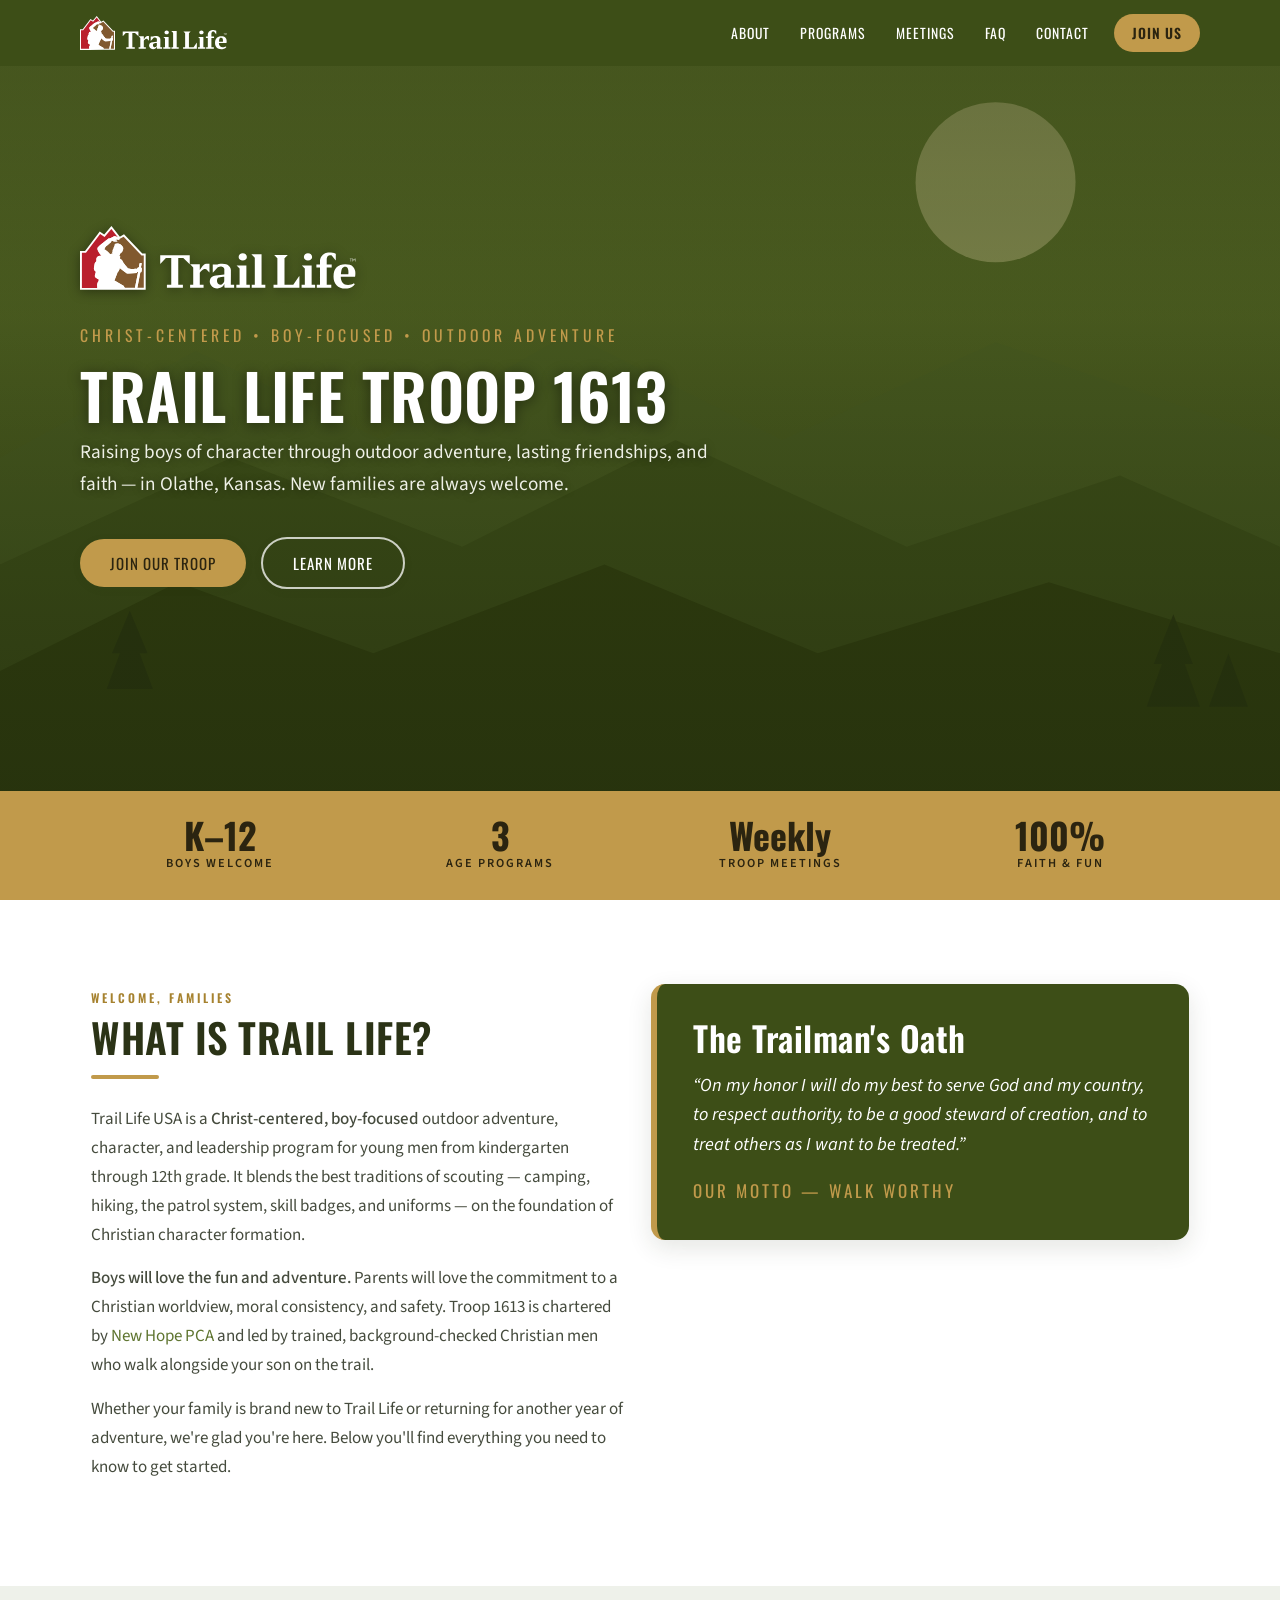
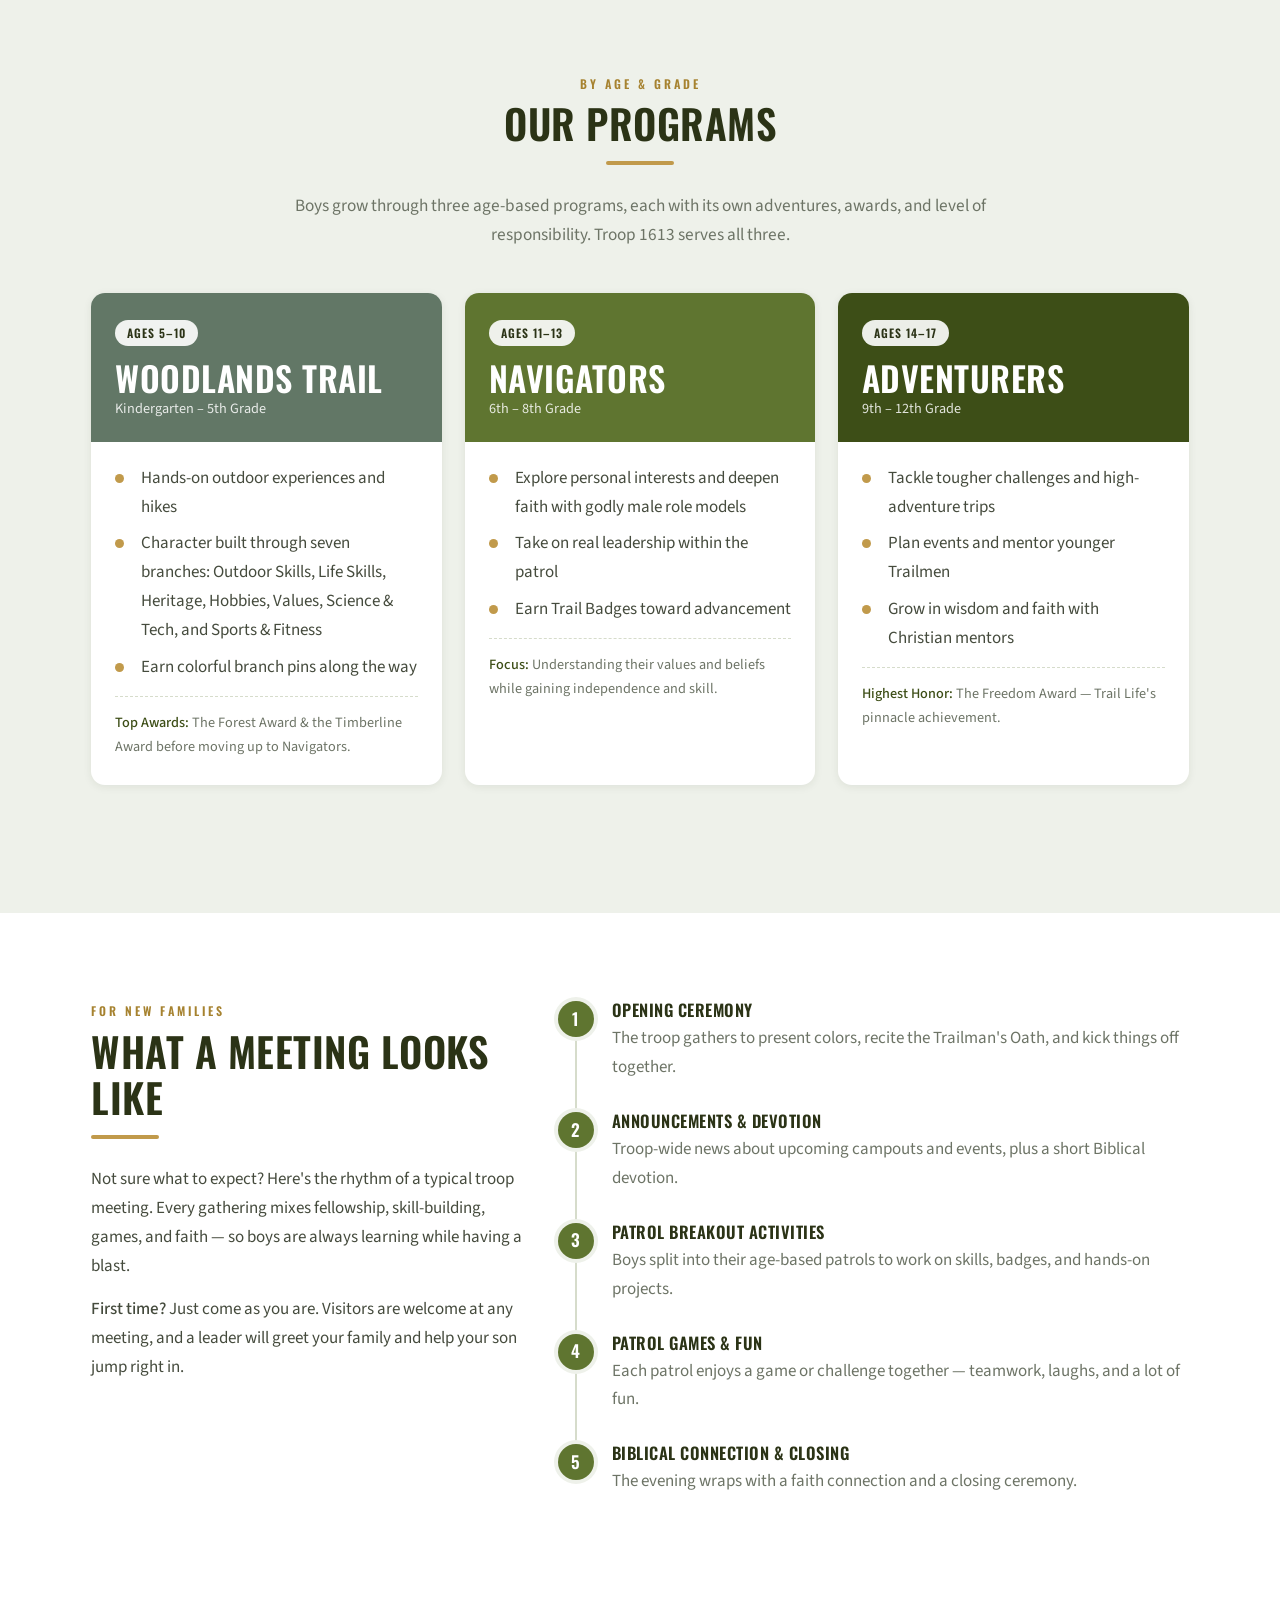
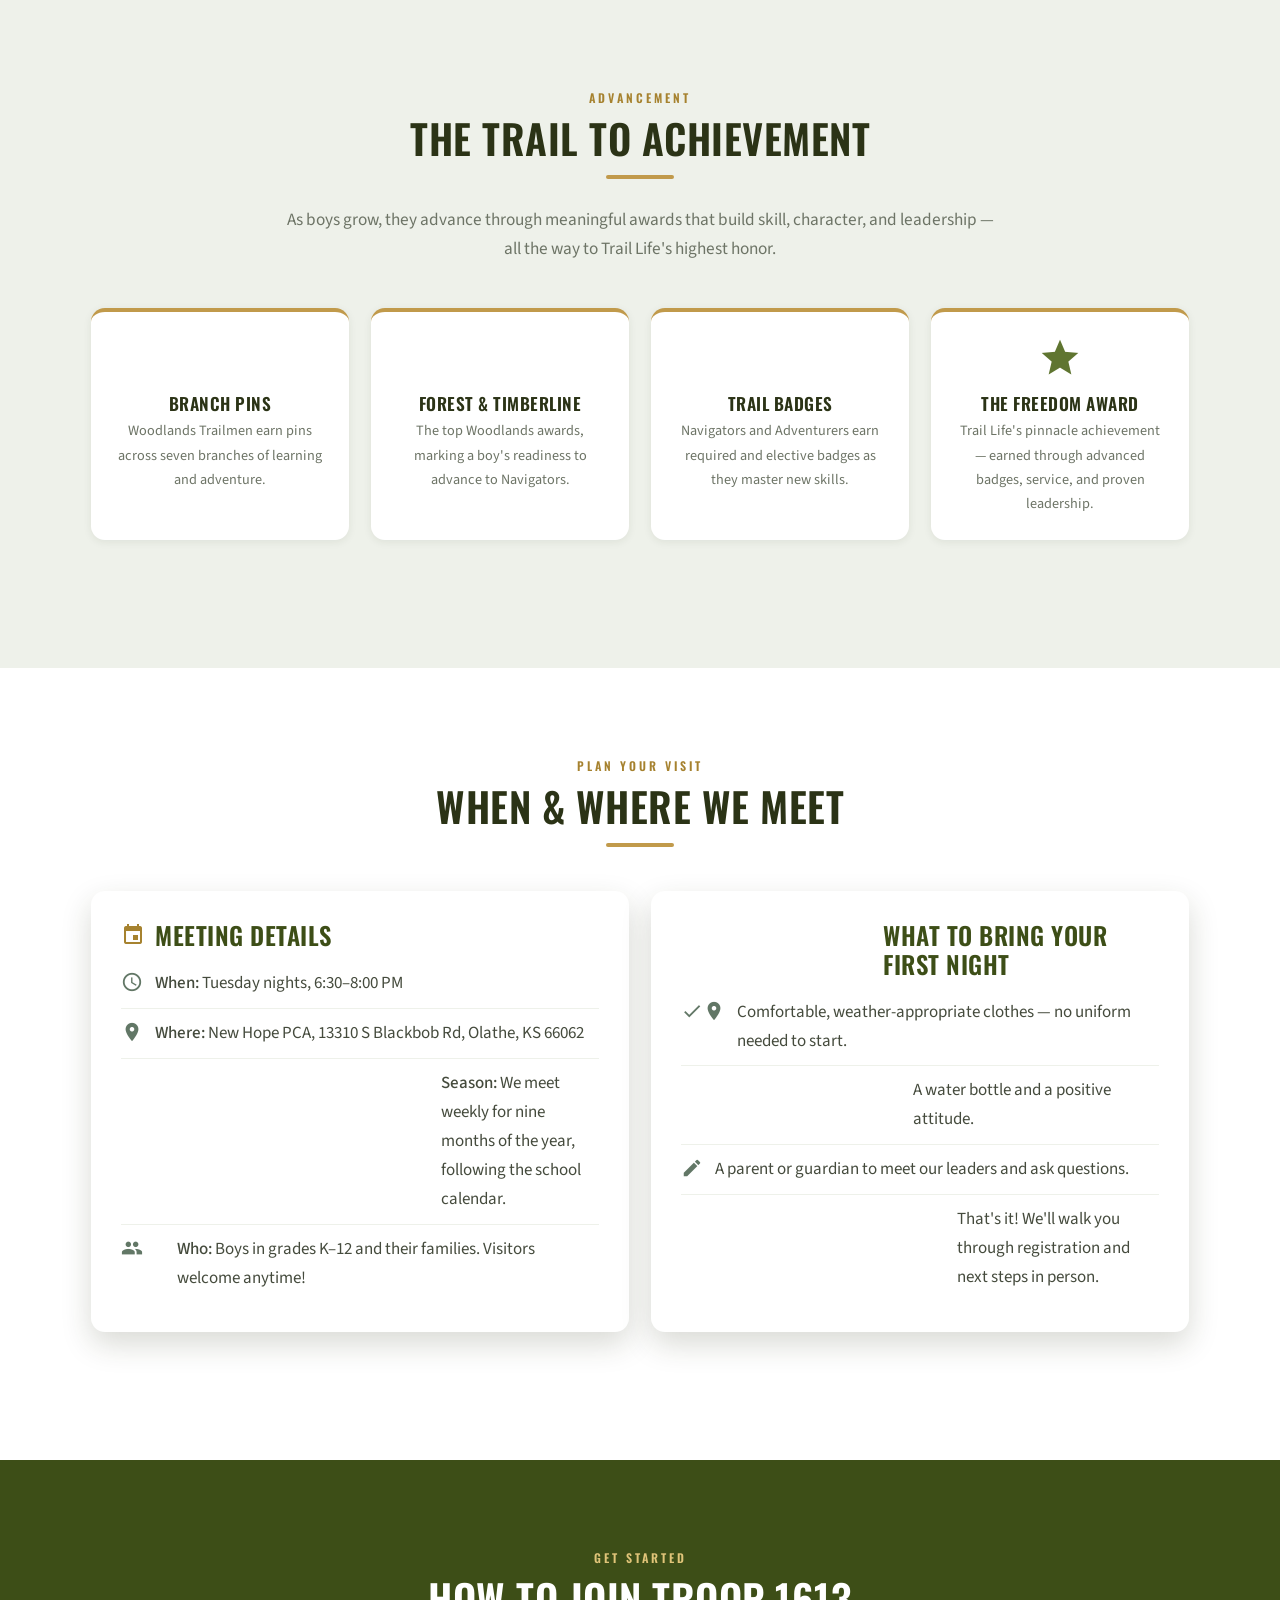
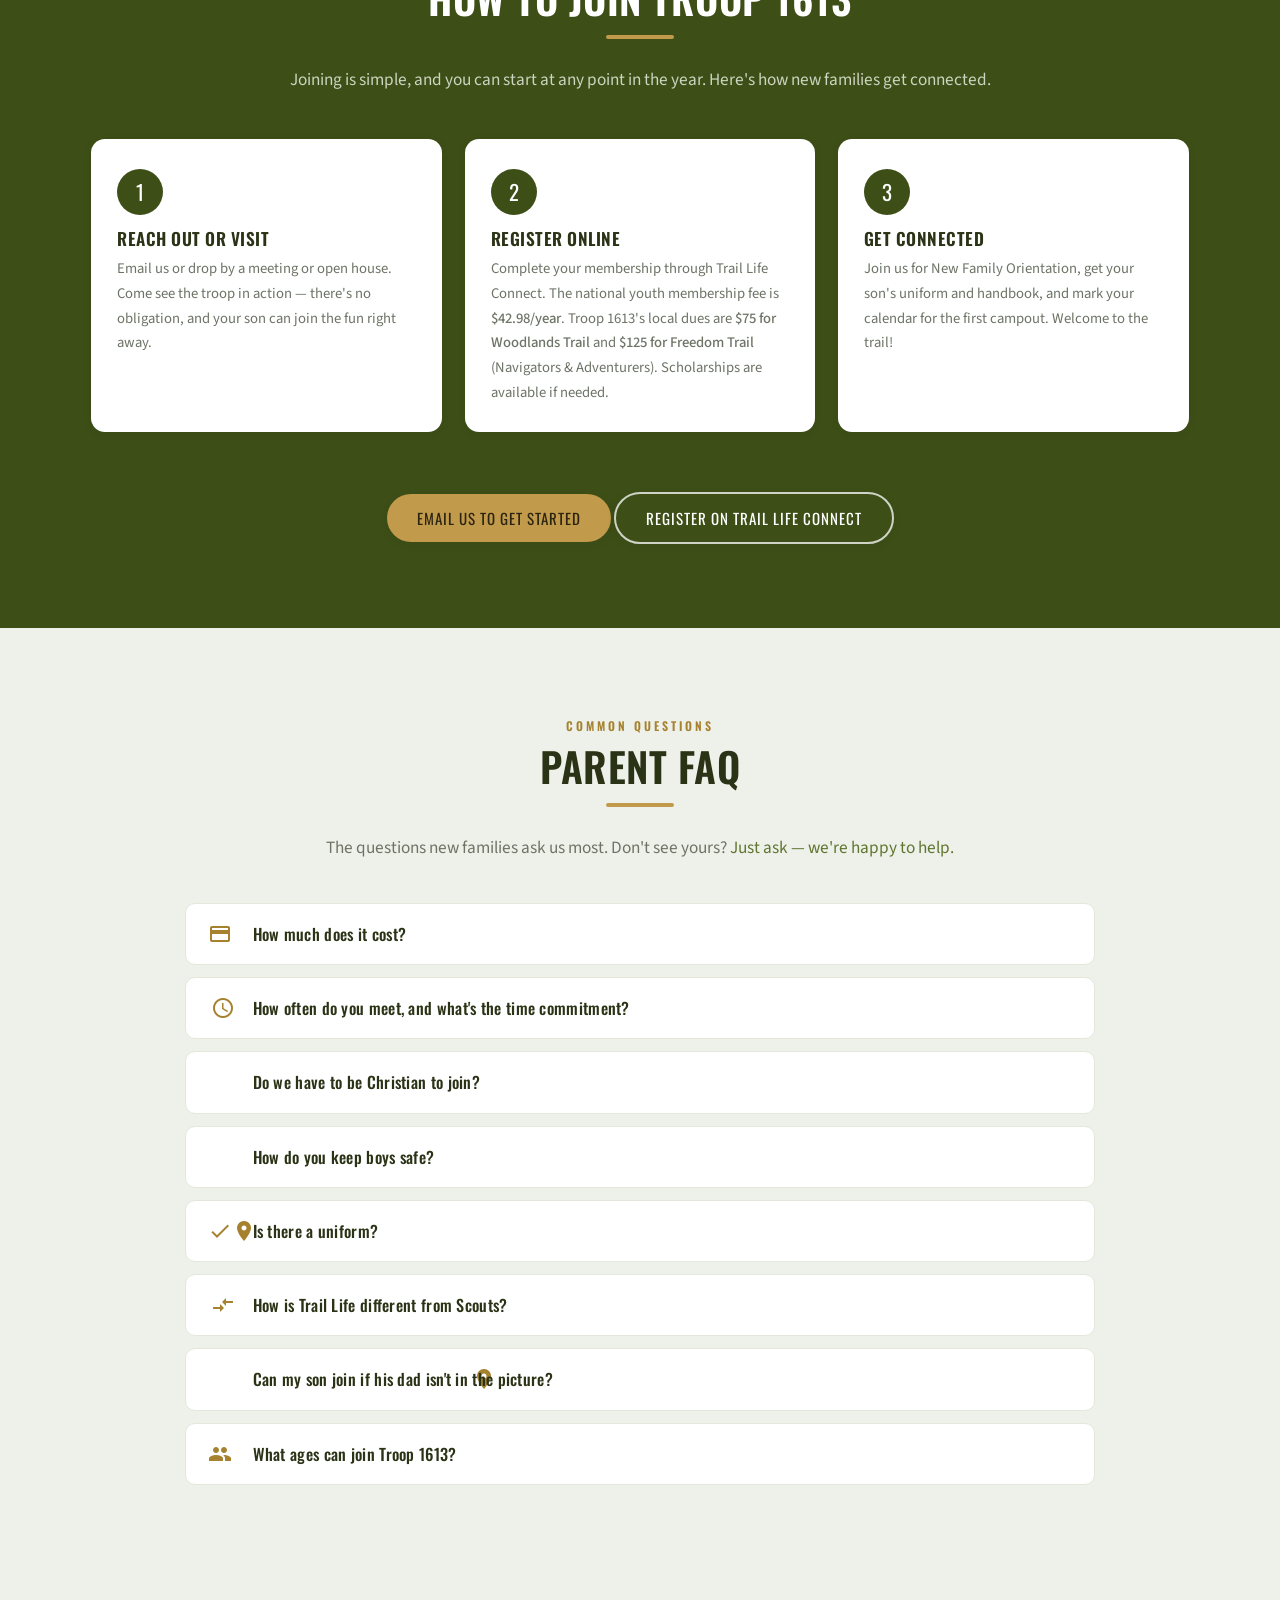
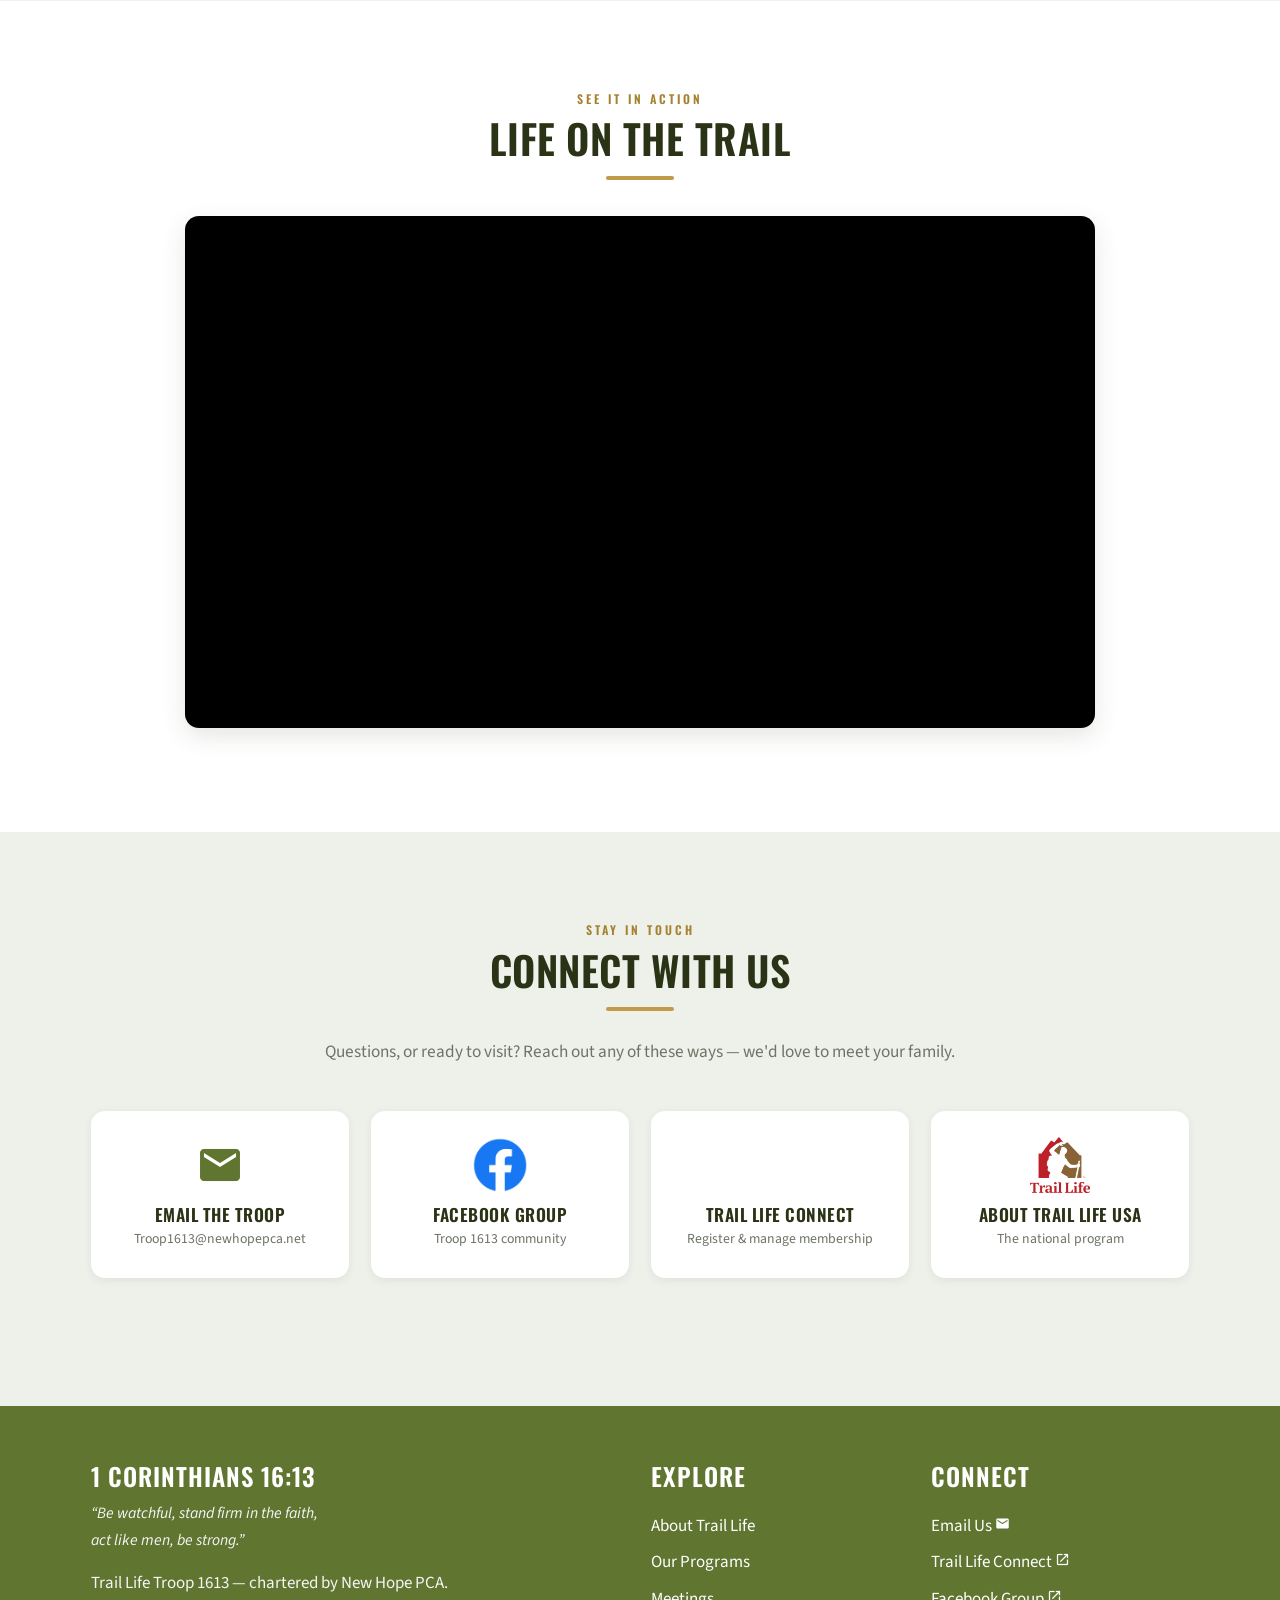
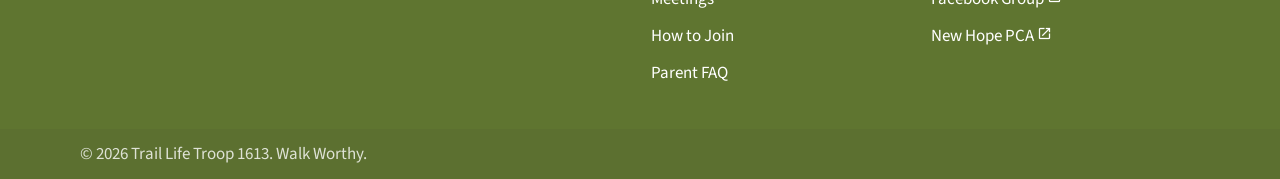
<file: index.html>
<!DOCTYPE html>
<html lang="en">
<head>
  <meta http-equiv="Content-Type" content="text/html; charset=UTF-8"/>
  <meta name="viewport" content="width=device-width, initial-scale=1.0"/>
  <title>Trail Life Troop 1613 | Christ-Centered Outdoor Adventure for Boys</title>
  <meta name="description" content="Trail Life Troop 1613 in Olathe, Kansas — a Christ-centered, boy-focused outdoor adventure, character, and leadership program for boys in kindergarten through 12th grade. New families welcome!"/>
  <link rel="icon" href="img/cropped-trail-life-usa-logo-footer-32x32.ico" sizes="32x32">

  <!-- Fonts -->
  <link rel="preconnect" href="https://fonts.googleapis.com">
  <link rel="preconnect" href="https://fonts.gstatic.com" crossorigin>
  <link href="https://fonts.googleapis.com/css2?family=Oswald:wght@400;500;600;700&family=Source+Sans+3:ital,wght@0,400;0,600;0,700;1,400&display=swap" rel="stylesheet">
  <link href="https://fonts.googleapis.com/icon?family=Material+Icons" rel="stylesheet">

  <!-- CSS -->
  <link href="css/materialize.css" type="text/css" rel="stylesheet" media="screen,projection"/>
  <!-- bump ?v= on every deploy so phones/CDN fetch the new file instead of a cached copy -->
  <link href="css/style.css?v=20260825b" type="text/css" rel="stylesheet" media="screen,projection"/>
</head>
<body>

  <!-- ============================================================ NAV -->
  <nav class="site-nav z-depth-0" role="navigation">
    <div class="nav-wrapper container">
      <a id="logo-container" href="#top" class="brand-logo">
        <img src="img/traillife-logo.svg" alt="Trail Life Troop 1613">
      </a>
      <ul class="right hide-on-med-and-down">
        <li><a href="#about">About</a></li>
        <li><a href="#programs">Programs</a></li>
        <li><a href="#meetings">Meetings</a></li>
        <li><a href="#faq">FAQ</a></li>
        <li><a href="#connect">Contact</a></li>
        <li><a href="#join" class="nav-join">Join Us</a></li>
      </ul>
      <a href="#" data-target="nav-mobile" class="sidenav-trigger"><i class="material-icons">menu</i></a>
    </div>
  </nav>

  <!-- Sidenav must live OUTSIDE <nav>: the fixed nav's z-index creates a
       stacking context that would trap this below Materialize's overlay,
       making the menu look dimmed and swallowing taps on its links. -->
  <ul id="nav-mobile" class="sidenav">
    <li><a href="#about">About</a></li>
    <li><a href="#programs">Programs</a></li>
    <li><a href="#meetings">Meetings</a></li>
    <li><a href="#awards">Advancement</a></li>
    <li><a href="#join">How to Join</a></li>
    <li><a href="#faq">FAQ</a></li>
    <li><a href="#connect">Contact</a></li>
  </ul>

  <!-- ============================================================ HERO -->
  <div class="landing">
  <header class="hero" id="top">
    <div class="hero__scene" aria-hidden="true">
      <svg viewBox="0 0 1440 900" preserveAspectRatio="xMidYMid slice" xmlns="http://www.w3.org/2000/svg">
        <defs>
          <linearGradient id="sky" x1="0" y1="0" x2="0" y2="1">
            <stop offset="0" stop-color="#5a6d28"/>
            <stop offset="1" stop-color="#3d4e17"/>
          </linearGradient>
        </defs>
        <rect width="1440" height="900" fill="url(#sky)"/>
        <circle cx="1120" cy="210" r="90" fill="#e8d9a8" opacity="0.35"/>
        <!-- distant ridge -->
        <path d="M0 520 L220 400 L430 500 L640 380 L880 500 L1120 390 L1440 500 L1440 900 L0 900 Z" fill="#4a5d23" opacity="0.55"/>
        <!-- mid ridge -->
        <path d="M0 640 L260 520 L520 620 L760 500 L1020 620 L1260 540 L1440 620 L1440 900 L0 900 Z" fill="#3d4e17" opacity="0.75"/>
        <!-- near ridge -->
        <path d="M0 760 L200 660 L420 740 L680 640 L920 740 L1180 660 L1440 740 L1440 900 L0 900 Z" fill="#33410f"/>
        <!-- pine trees -->
        <g fill="#2a3610" opacity="0.9">
          <path d="M120 780 l26 -70 l26 70 z M126 740 l20 -48 l20 48 z"/>
          <path d="M1290 800 l30 -84 l30 84 z M1298 752 l22 -56 l22 56 z"/>
          <path d="M1360 800 l22 -60 l22 60 z"/>
        </g>
      </svg>
    </div>
    <div class="hero__overlay" aria-hidden="true"></div>
    <div class="container">
      <img class="hero__logo" src="img/traillife-logo.svg" alt="Trail Life USA">
      <p class="hero__kicker">Christ-Centered &bull; Boy-Focused &bull; Outdoor Adventure</p>
      <h1>Trail Life Troop 1613</h1>
      <p class="hero__sub">Raising boys of character through outdoor adventure, lasting friendships, and faith &mdash; in Olathe, Kansas. New families are always welcome.</p>
      <div class="hero__cta">
        <a href="#join" class="btn btn-lg btn-gold waves-effect">Join Our Troop</a>
        <a href="#about" class="btn btn-lg btn-outline-light waves-effect">Learn More</a>
      </div>
    </div>
  </header>

  <!-- ==================================================== VALUES STRIP -->
  <div class="values-strip">
    <div class="container">
      <div class="row mb-0">
        <div class="col s6 m3"><div class="val-num">K&ndash;12</div><div class="val-label">Boys Welcome</div></div>
        <div class="col s6 m3"><div class="val-num">3</div><div class="val-label">Age Programs</div></div>
        <div class="col s6 m3"><div class="val-num">Weekly</div><div class="val-label">Troop Meetings</div></div>
        <div class="col s6 m3"><div class="val-num">100%</div><div class="val-label">Faith &amp; Fun</div></div>
      </div>
    </div>
  </div>
  </div><!-- /.landing -->


  <!-- ============================================================ ABOUT -->
  <section class="section-pad bg-white" id="about">
    <div class="container">
      <div class="row" style="align-items:center;">
        <div class="col s12 m6">
          <span class="eyebrow">Welcome, Families</span>
          <h2 class="section-title">What Is Trail Life?</h2>
          <hr class="divider-rule">
          <p>Trail Life USA is a <strong>Christ-centered, boy-focused</strong> outdoor adventure, character, and leadership program for young men from kindergarten through 12th grade. It blends the best traditions of scouting &mdash; camping, hiking, the patrol system, skill badges, and uniforms &mdash; on the foundation of Christian character formation.</p>
          <p><strong>Boys will love the fun and adventure.</strong> Parents will love the commitment to a Christian worldview, moral consistency, and safety. Troop 1613 is chartered by <a href="https://www.newhopepca.net/" target="_blank" rel="noopener">New Hope PCA</a> and led by trained, background-checked Christian men who walk alongside your son on the trail.</p>
          <p class="mb-0">Whether your family is brand new to Trail Life or returning for another year of adventure, we're glad you're here. Below you'll find everything you need to know to get started.</p>
        </div>
        <div class="col s12 m6">
          <div class="oath-card">
            <h4>The Trailman's Oath</h4>
            <p class="oath-text">&ldquo;On my honor I will do my best to serve God and my country, to respect authority, to be a good steward of creation, and to treat others as I want to be treated.&rdquo;</p>
            <div class="motto">Our Motto &mdash; Walk Worthy</div>
          </div>
        </div>
      </div>
    </div>
  </section>

  <!-- ========================================================= PROGRAMS -->
  <section class="section-pad bg-soft" id="programs">
    <div class="container">
      <div class="center" style="margin-bottom:44px;">
        <span class="eyebrow">By Age &amp; Grade</span>
        <h2 class="section-title">Our Programs</h2>
        <hr class="divider-rule">
        <p class="section-lead center-block">Boys grow through three age-based programs, each with its own adventures, awards, and level of responsibility. Troop 1613 serves all three.</p>
      </div>
      <div class="row">
        <!-- Woodlands -->
        <div class="col s12 m4">
          <div class="prog-card prog-card--wood">
            <div class="prog-card__top">
              <span class="prog-card__age">Ages 5&ndash;10</span>
              <h4>Woodlands Trail</h4>
              <div class="grades">Kindergarten &ndash; 5th Grade</div>
            </div>
            <div class="prog-card__body">
              <ul>
                <li>Hands-on outdoor experiences and hikes</li>
                <li>Character built through seven branches: Outdoor Skills, Life Skills, Heritage, Hobbies, Values, Science &amp; Tech, and Sports &amp; Fitness</li>
                <li>Earn colorful branch pins along the way</li>
              </ul>
              <div class="prog-card__award"><strong>Top Awards:</strong> The Forest Award &amp; the Timberline Award before moving up to Navigators.</div>
            </div>
          </div>
        </div>
        <!-- Navigators -->
        <div class="col s12 m4">
          <div class="prog-card prog-card--nav">
            <div class="prog-card__top">
              <span class="prog-card__age">Ages 11&ndash;13</span>
              <h4>Navigators</h4>
              <div class="grades">6th &ndash; 8th Grade</div>
            </div>
            <div class="prog-card__body">
              <ul>
                <li>Explore personal interests and deepen faith with godly male role models</li>
                <li>Take on real leadership within the patrol</li>
                <li>Earn Trail Badges toward advancement</li>
              </ul>
              <div class="prog-card__award"><strong>Focus:</strong> Understanding their values and beliefs while gaining independence and skill.</div>
            </div>
          </div>
        </div>
        <!-- Adventurers -->
        <div class="col s12 m4">
          <div class="prog-card prog-card--adv">
            <div class="prog-card__top">
              <span class="prog-card__age">Ages 14&ndash;17</span>
              <h4>Adventurers</h4>
              <div class="grades">9th &ndash; 12th Grade</div>
            </div>
            <div class="prog-card__body">
              <ul>
                <li>Tackle tougher challenges and high-adventure trips</li>
                <li>Plan events and mentor younger Trailmen</li>
                <li>Grow in wisdom and faith with Christian mentors</li>
              </ul>
              <div class="prog-card__award"><strong>Highest Honor:</strong> The Freedom Award &mdash; Trail Life's pinnacle achievement.</div>
            </div>
          </div>
        </div>
      </div>
    </div>
  </section>

  <!-- ================================================== TYPICAL MEETING -->
  <section class="section-pad bg-white" id="expect">
    <div class="container">
      <div class="row" style="align-items:center;">
        <div class="col s12 m5">
          <span class="eyebrow">For New Families</span>
          <h2 class="section-title">What a Meeting Looks Like</h2>
          <hr class="divider-rule">
          <p>Not sure what to expect? Here's the rhythm of a typical troop meeting. Every gathering mixes fellowship, skill-building, games, and faith &mdash; so boys are always learning while having a blast.</p>
          <p class="mb-0"><strong>First time?</strong> Just come as you are. Visitors are welcome at any meeting, and a leader will greet your family and help your son jump right in.</p>
        </div>
        <div class="col s12 m7">
          <ul class="timeline">
            <li>
              <span class="dot">1</span>
              <h6>Opening Ceremony</h6>
              <p>The troop gathers to present colors, recite the Trailman's Oath, and kick things off together.</p>
            </li>
            <li>
              <span class="dot">2</span>
              <h6>Announcements &amp; Devotion</h6>
              <p>Troop-wide news about upcoming campouts and events, plus a short Biblical devotion.</p>
            </li>
            <li>
              <span class="dot">3</span>
              <h6>Patrol Breakout Activities</h6>
              <p>Boys split into their age-based patrols to work on skills, badges, and hands-on projects.</p>
            </li>
            <li>
              <span class="dot">4</span>
              <h6>Patrol Games &amp; Fun</h6>
              <p>Each patrol enjoys a game or challenge together &mdash; teamwork, laughs, and a lot of fun.</p>
            </li>
            <li>
              <span class="dot">5</span>
              <h6>Biblical Connection &amp; Closing</h6>
              <p>The evening wraps with a faith connection and a closing ceremony.</p>
            </li>
          </ul>
        </div>
      </div>
    </div>
  </section>

  <!-- ========================================================= AWARDS -->
  <section class="section-pad bg-soft" id="awards">
    <div class="container">
      <div class="center" style="margin-bottom:44px;">
        <span class="eyebrow">Advancement</span>
        <h2 class="section-title">The Trail to Achievement</h2>
        <hr class="divider-rule">
        <p class="section-lead center-block">As boys grow, they advance through meaningful awards that build skill, character, and leadership &mdash; all the way to Trail Life's highest honor.</p>
      </div>
      <div class="row">
        <div class="col s12 m3">
          <div class="award-step">
            <i class="material-icons">emoji_events</i>
            <h6>Branch Pins</h6>
            <p>Woodlands Trailmen earn pins across seven branches of learning and adventure.</p>
          </div>
        </div>
        <div class="col s12 m3">
          <div class="award-step">
            <i class="material-icons">park</i>
            <h6>Forest &amp; Timberline</h6>
            <p>The top Woodlands awards, marking a boy's readiness to advance to Navigators.</p>
          </div>
        </div>
        <div class="col s12 m3">
          <div class="award-step">
            <i class="material-icons">military_tech</i>
            <h6>Trail Badges</h6>
            <p>Navigators and Adventurers earn required and elective badges as they master new skills.</p>
          </div>
        </div>
        <div class="col s12 m3">
          <div class="award-step">
            <i class="material-icons">star</i>
            <h6>The Freedom Award</h6>
            <p>Trail Life's pinnacle achievement &mdash; earned through advanced badges, service, and proven leadership.</p>
          </div>
        </div>
      </div>
    </div>
  </section>

  <!-- ==================================================== MEETINGS INFO -->
  <section class="section-pad bg-white" id="meetings">
    <div class="container">
      <div class="center" style="margin-bottom:44px;">
        <span class="eyebrow">Plan Your Visit</span>
        <h2 class="section-title">When &amp; Where We Meet</h2>
        <hr class="divider-rule">
      </div>
      <div class="row">
        <div class="col s12 m6">
          <div class="info-card">
            <h5><i class="material-icons">event</i> Meeting Details</h5>
            <ul class="info-list">
              <li><i class="material-icons">schedule</i><span><strong>When:</strong> Tuesday nights, 6:30&ndash;8:00 PM</span></li>
              <li><i class="material-icons">place</i><span><strong>Where:</strong> New Hope PCA, 13310 S Blackbob Rd, Olathe, KS 66062</span></li>
              <li><i class="material-icons">calendar_month</i><span><strong>Season:</strong> We meet weekly for nine months of the year, following the school calendar.</span></li>
              <li><i class="material-icons">groups</i><span><strong>Who:</strong> Boys in grades K&ndash;12 and their families. Visitors welcome anytime!</span></li>
            </ul>
          </div>
        </div>
        <div class="col s12 m6">
          <div class="info-card">
            <h5><i class="material-icons">backpack</i> What to Bring Your First Night</h5>
            <ul class="info-list">
              <li><i class="material-icons">checkroom</i><span>Comfortable, weather-appropriate clothes &mdash; no uniform needed to start.</span></li>
              <li><i class="material-icons">water_drop</i><span>A water bottle and a positive attitude.</span></li>
              <li><i class="material-icons">edit</i><span>A parent or guardian to meet our leaders and ask questions.</span></li>
              <li><i class="material-icons">contact_page</i><span>That's it! We'll walk you through registration and next steps in person.</span></li>
            </ul>
          </div>
        </div>
      </div>
    </div>
  </section>

  <!-- =========================================================== JOIN -->
  <section class="section-pad bg-dark" id="join">
    <div class="container">
      <div class="center" style="margin-bottom:44px;">
        <span class="eyebrow" style="color:#e0c479;">Get Started</span>
        <h2 class="section-title">How to Join Troop 1613</h2>
        <hr class="divider-rule center-block">
        <p class="section-lead center-block" style="color:#cdd4bf;">Joining is simple, and you can start at any point in the year. Here's how new families get connected.</p>
      </div>
      <div class="row">
        <div class="col s12 m4">
          <div class="join-step">
            <div class="num">1</div>
            <h6>Reach Out or Visit</h6>
            <p>Email us or drop by a meeting or open house. Come see the troop in action &mdash; there's no obligation, and your son can join the fun right away.</p>
          </div>
        </div>
        <div class="col s12 m4">
          <div class="join-step">
            <div class="num">2</div>
            <h6>Register Online</h6>
            <p>Complete your membership through Trail Life Connect. The national youth membership fee is <strong>$42.98/year</strong>. Troop 1613's local dues are <strong>$75 for Woodlands Trail</strong> and <strong>$125 for Freedom Trail</strong> (Navigators &amp; Adventurers). Scholarships are available if needed.</p>
          </div>
        </div>
        <div class="col s12 m4">
          <div class="join-step">
            <div class="num">3</div>
            <h6>Get Connected</h6>
            <p>Join us for New Family Orientation, get your son's uniform and handbook, and mark your calendar for the first campout. Welcome to the trail!</p>
          </div>
        </div>
      </div>
      <div class="center" style="margin-top:36px;">
        <a href="mailto:Troop1613@newhopepca.net" class="btn btn-lg btn-gold waves-effect">Email Us to Get Started</a>
        <a href="https://www.traillifeconnect.com" target="_blank" rel="noopener" class="btn btn-lg btn-outline-light waves-effect">Register on Trail Life Connect</a>
      </div>
    </div>
  </section>

  <!-- ============================================================ FAQ -->
  <section class="section-pad bg-soft" id="faq">
    <div class="container">
      <div class="center" style="margin-bottom:40px;">
        <span class="eyebrow">Common Questions</span>
        <h2 class="section-title">Parent FAQ</h2>
        <hr class="divider-rule center-block">
        <p class="section-lead center-block">The questions new families ask us most. Don't see yours? <a href="mailto:Troop1613@newhopepca.net">Just ask &mdash; we're happy to help.</a></p>
      </div>
      <div class="row">
        <div class="col s12 l10 offset-l1">
          <ul class="collapsible faq-collapsible z-depth-0">
            <li>
              <div class="collapsible-header"><i class="material-icons">payments</i>How much does it cost?</div>
              <div class="collapsible-body"><p>The Trail Life USA national youth membership fee is <strong>$42.98 per year</strong>. Troop 1613's local dues are <strong>$75 for Woodlands Trail</strong> and <strong>$125 for Freedom Trail</strong> (Navigators &amp; Adventurers), which help cover activities and supplies, and we fundraise throughout the year to keep costs low. Families may also have some costs for a uniform and handbook. <strong>Scholarships are available if needed</strong> &mdash; cost should never keep a boy from joining, so please just ask.</p></div>
            </li>
            <li>
              <div class="collapsible-header"><i class="material-icons">schedule</i>How often do you meet, and what's the time commitment?</div>
              <div class="collapsible-body"><p>We meet on Tuesday nights from 6:30&ndash;8:00 PM for nine months of the year, following the school calendar. On top of weekly meetings, the troop offers optional campouts, service projects, and special events. Families put in as much as they're able &mdash; but the more you're involved, the more your son gets out of it.</p></div>
            </li>
            <li>
              <div class="collapsible-header"><i class="material-icons">church</i>Do we have to be Christian to join?</div>
              <div class="collapsible-body"><p>Trail Life's membership policy welcomes boys of any faith &mdash; or no faith at all &mdash; to participate. At the same time, Trail Life is unapologetically Christian in its values and program, and Troop 1613 is chartered by New Hope PCA. Families of all backgrounds are welcome, and everyone should expect a Christ-centered environment.</p></div>
            </li>
            <li>
              <div class="collapsible-header"><i class="material-icons">shield</i>How do you keep boys safe?</div>
              <div class="collapsible-body"><p>Every leader is trained and background-checked. Trail Life follows the <strong>1-2-3 Youth Protection Essentials</strong>: no one-on-one contact between an adult and a child, two-deep leadership at all activities, and the buddy system of three. Safety is built into everything we do.</p></div>
            </li>
            <li>
              <div class="collapsible-header"><i class="material-icons">checkroom</i>Is there a uniform?</div>
              <div class="collapsible-body"><p>There's no strict requirement for a full uniform when a boy first starts &mdash; just come in comfortable clothes. As Trailmen settle in, they'll get a uniform, and there are options at a few different price points. We'll walk you through exactly what's needed for your son's program.</p></div>
            </li>
            <li>
              <div class="collapsible-header"><i class="material-icons">compare_arrows</i>How is Trail Life different from Scouts?</div>
              <div class="collapsible-body"><p>Trail Life takes an unapologetically Christian stance, and youth membership is for boys only. Troops are led by trained, background-checked Christian men who invest in each boy's character and faith. The outdoor adventure, badges, and advancement will feel familiar to families who've experienced scouting &mdash; but what sets Trail Life apart is its foundation, where faith and character come first.</p></div>
            </li>
            <li>
              <div class="collapsible-header"><i class="material-icons">family_restroom</i>Can my son join if his dad isn't in the picture?</div>
              <div class="collapsible-body"><p>Absolutely. Whether dad is permanently or temporarily out of the picture, your son is welcome. Our leaders and troop families come alongside every boy. Moms and guardians are an important part of the troop, too.</p></div>
            </li>
            <li>
              <div class="collapsible-header"><i class="material-icons">groups</i>What ages can join Troop 1613?</div>
              <div class="collapsible-body"><p>We welcome boys from kindergarten through 12th grade across all three programs &mdash; Woodlands Trail (K&ndash;5), Navigators (6&ndash;8), and Adventurers (9&ndash;12). There's a place for every boy, and you can join at any time during the year.</p></div>
            </li>
          </ul>
        </div>
      </div>
    </div>
  </section>

  <!-- =========================================================== VIDEO -->
  <section class="section-pad bg-white" id="video">
    <div class="container">
      <div class="center" style="margin-bottom:36px;">
        <span class="eyebrow">See It in Action</span>
        <h2 class="section-title">Life on the Trail</h2>
        <hr class="divider-rule center-block">
      </div>
      <div class="row">
        <div class="col s12 l10 offset-l1">
          <div class="video-wrap">
            <iframe src="https://www.youtube.com/embed/L7zGYASqoBY" title="Trail Life USA" allow="accelerometer; autoplay; clipboard-write; encrypted-media; gyroscope; picture-in-picture" allowfullscreen></iframe>
          </div>
        </div>
      </div>
    </div>
  </section>

  <!-- ========================================================= CONNECT -->
  <section class="section-pad bg-soft" id="connect">
    <div class="container">
      <div class="center" style="margin-bottom:44px;">
        <span class="eyebrow">Stay in Touch</span>
        <h2 class="section-title">Connect With Us</h2>
        <hr class="divider-rule center-block">
        <p class="section-lead center-block">Questions, or ready to visit? Reach out any of these ways &mdash; we'd love to meet your family.</p>
      </div>
      <div class="row">
        <div class="col s12 m3">
          <a class="connect-card" href="mailto:Troop1613@newhopepca.net">
            <i class="material-icons">email</i>
            <h6>Email the Troop</h6>
            <span>Troop1613@newhopepca.net</span>
          </a>
        </div>
        <div class="col s12 m3">
          <a class="connect-card" href="https://www.facebook.com/groups/1201732853596380" target="_blank" rel="noopener">
            <img src="img/f_logo_RGB-Blue_58.png" alt="Facebook">
            <h6>Facebook Group</h6>
            <span>Troop 1613 community</span>
          </a>
        </div>
        <div class="col s12 m3">
          <a class="connect-card" href="https://www.traillifeconnect.com" target="_blank" rel="noopener">
            <i class="material-icons">hub</i>
            <h6>Trail Life Connect</h6>
            <span>Register &amp; manage membership</span>
          </a>
        </div>
        <div class="col s12 m3">
          <a class="connect-card" href="https://www.traillifeusa.com/program-overview" target="_blank" rel="noopener">
            <img src="img/trail-life-usa-logo-footer.png" alt="Trail Life USA">
            <h6>About Trail Life USA</h6>
            <span>The national program</span>
          </a>
        </div>
      </div>
    </div>
  </section>

  <!-- =========================================================== FOOTER -->
  <footer class="page-footer">
    <div class="container">
      <div class="row">
        <div class="col l6 s12">
          <h5 class="white-text">1 Corinthians 16:13</h5>
          <p class="grey-text text-lighten-4 verse">&ldquo;Be watchful, stand firm in the faith,<br>act like men, be strong.&rdquo;</p>
          <p class="grey-text text-lighten-4">Trail Life Troop 1613 &mdash; chartered by New Hope PCA.</p>
        </div>
        <div class="col l3 s12">
          <h5 class="white-text">Explore</h5>
          <ul class="footer-links">
            <li><a class="white-text" href="#about">About Trail Life</a></li>
            <li><a class="white-text" href="#programs">Our Programs</a></li>
            <li><a class="white-text" href="#meetings">Meetings</a></li>
            <li><a class="white-text" href="#join">How to Join</a></li>
            <li><a class="white-text" href="#faq">Parent FAQ</a></li>
          </ul>
        </div>
        <div class="col l3 s12">
          <h5 class="white-text">Connect</h5>
          <ul class="footer-links">
            <li><a class="white-text" href="mailto:Troop1613@newhopepca.net">Email Us <i class="tiny material-icons">email</i></a></li>
            <li><a class="white-text" href="https://www.traillifeconnect.com" target="_blank" rel="noopener">Trail Life Connect <i class="tiny material-icons">launch</i></a></li>
            <li><a class="white-text" href="https://www.facebook.com/groups/1201732853596380" target="_blank" rel="noopener">Facebook Group <i class="tiny material-icons">launch</i></a></li>
            <li><a class="white-text" href="https://www.newhopepca.net/" target="_blank" rel="noopener">New Hope PCA <i class="tiny material-icons">launch</i></a></li>
          </ul>
        </div>
      </div>
    </div>
    <div class="footer-copyright">
      <div class="container">
        &copy; <span id="year">2026</span> Trail Life Troop 1613. Walk Worthy.
      </div>
    </div>
  </footer>

  <!-- Scripts -->
  <script src="https://code.jquery.com/jquery-2.1.1.min.js"></script>
  <script src="js/materialize.js"></script>
  <script src="js/init.js?v=20260825b"></script>
</body>
</html>
</file>
<file: css/style.css>
/* =========================================================================
   Trail Life Troop 1613 — custom stylesheet
   Overrides / extends Materialize. Brand palette kept from original site:
     --green-dark  #3d4e17   (nav, footers, primary headings)
     --green-mid   #5f7530
     --green-sage  #627766
   Accent gold added for calls-to-action.
   ========================================================================= */

:root {
  --green-dark:  #3d4e17;
  --green-mid:   #5f7530;
  --green-sage:  #627766;
  --green-soft:  #eef1ea;
  --green-tint:  #f5f7f6;
  --gold:        #c19a4b;
  --gold-dark:   #a6822f;
  --ink:         #2b3316;
  --body:        #454b3d;
  --muted:       #6d7466;
  --white:       #ffffff;
  --shadow-sm:   0 2px 8px rgba(43, 51, 22, .08);
  --shadow-md:   0 8px 24px rgba(43, 51, 22, .12);
  --shadow-lg:   0 16px 40px rgba(43, 51, 22, .18);
  --radius:      14px;
  --maxw:        1120px;
}

/* ------------------------------------------------------------------ base */
html { scroll-behavior: smooth; }
body {
  background-color: var(--green-tint);
  color: var(--body);
  font-family: "Source Sans 3", "Segoe UI", Roboto, Helvetica, Arial, sans-serif;
  font-size: 17px;
  line-height: 1.7;
  -webkit-font-smoothing: antialiased;
}
h1, h2, h3, h4, h5, h6 {
  font-family: "Oswald", "Segoe UI", Roboto, sans-serif;
  color: var(--ink);
  font-weight: 600;
  letter-spacing: .5px;
  line-height: 1.15;
}
a { color: var(--green-mid); }
a:hover { color: var(--green-dark); }
p { margin: 0 0 1rem; }
img { max-width: 100%; }
section { position: relative; }

.container { max-width: var(--maxw); width: 92%; }

/* section rhythm */
.section-pad { padding: 84px 0; }
.section-pad-sm { padding: 56px 0; }
.bg-soft  { background: var(--green-soft); }
.bg-white { background: var(--white); }
.bg-dark  { background: var(--green-dark); color: #dfe4d6; }
.bg-dark h1, .bg-dark h2, .bg-dark h3, .bg-dark h4, .bg-dark h5 { color: #fff; }

/* eyebrow + section heading */
.eyebrow {
  display: inline-block;
  font-family: "Oswald", sans-serif;
  text-transform: uppercase;
  letter-spacing: 3px;
  font-size: .8rem;
  font-weight: 600;
  color: var(--gold-dark);
  margin-bottom: .4rem;
}
.section-title {
  font-size: clamp(1.9rem, 4vw, 2.7rem);
  text-transform: uppercase;
  margin: 0 0 .5rem;
}
.section-lead {
  font-size: 1.15rem;
  color: var(--muted);
  max-width: 720px;
}
.center-block { margin-left: auto; margin-right: auto; }
.divider-rule {
  width: 68px; height: 4px; border: 0; border-radius: 2px;
  background: var(--gold); margin: 14px 0 26px;
}
.center .divider-rule { margin-left: auto; margin-right: auto; }

/* ------------------------------------------------------------------ nav */
nav.site-nav {
  background-color: var(--green-dark);
  box-shadow: 0 2px 10px rgba(0,0,0,.25);
  height: 66px; line-height: 66px;
  position: fixed; top: 0; left: 0; right: 0; width: 100%;
  z-index: 997;
}
nav.site-nav .nav-wrapper { height: 66px; }
nav.site-nav .brand-logo { display: flex; align-items: center; height: 66px; }
nav.site-nav .brand-logo img { height: 34px; width: auto; }
nav.site-nav ul.right li a {
  font-family: "Oswald", sans-serif;
  text-transform: uppercase;
  letter-spacing: 1px;
  font-size: .92rem;
  transition: background .2s ease;
}
nav.site-nav ul.right li a:hover { background: rgba(255,255,255,.10); }
nav.site-nav .nav-join {
  background: var(--gold);
  color: #2b2410 !important;
  margin: 14px 0 0 10px;
  height: 38px; line-height: 38px;
  padding: 0 18px;
  border-radius: 22px;
  font-weight: 600;
}
nav.site-nav .nav-join:hover { background: #d8b25f; }
.sidenav { background-color: #34410f; } /* solid dark green */
.sidenav li a {
  color: #ffffff; font-family: "Oswald", sans-serif;
  text-transform: uppercase; letter-spacing: 1.5px;
  font-size: 17px; font-weight: 500;
  border-bottom: 1px solid rgba(255,255,255,.10);
}
.sidenav li a:hover,
.sidenav li a:active { background: rgba(255,255,255,.14); color: #ffffff; }
/* offset for fixed nav so anchor targets sit flush below it (nav is 66px tall) */
section[id], div[id].anchor-offset { scroll-margin-top: 66px; }

/* ------------------------------------------------------------------ hero */
/* landing = hero + stats strip together fill exactly one screen (no white peek) */
.landing {
  min-height: 100vh;
  min-height: 100svh;
  display: flex;
  flex-direction: column;
}
.hero {
  position: relative;
  flex: 1 0 auto;       /* grow to fill the screen minus the stats strip */
  min-height: 480px;
  display: flex; align-items: center;
  padding: 120px 0 90px;
  background: linear-gradient(160deg, #47591c 0%, #3d4e17 45%, #2f3d12 100%);
  overflow: hidden;
}
.hero__scene { position: absolute; inset: 0; width: 100%; height: 100%; }
.hero__scene svg { width: 100%; height: 100%; object-fit: cover; display: block; }
.hero__overlay {
  position: absolute; inset: 0;
  background: linear-gradient(180deg, rgba(30,40,12,.35) 0%, rgba(30,40,12,.15) 40%, rgba(30,40,12,.55) 100%);
}
.hero .container { position: relative; z-index: 3; }
.hero__logo { height: 64px; width: auto; margin-bottom: 22px; filter: drop-shadow(0 2px 6px rgba(0,0,0,.4)); }
.hero h1 {
  color: #fff;
  font-size: clamp(2.4rem, 6vw, 4.2rem);
  text-transform: uppercase;
  margin: 0 0 .3rem;
  text-shadow: 0 2px 14px rgba(0,0,0,.45);
}
.hero .hero__kicker {
  font-family: "Oswald", sans-serif;
  color: var(--gold);
  letter-spacing: 4px; text-transform: uppercase;
  font-size: 1.05rem; margin-bottom: 10px;
}
.hero p.hero__sub {
  color: #eef0e6; font-size: 1.28rem; max-width: 640px;
  text-shadow: 0 1px 8px rgba(0,0,0,.4);
  margin-bottom: 30px;
}
.hero__cta .btn-lg { margin: 6px 12px 6px 0; }

/* buttons */
.btn-lg {
  height: auto; line-height: 1.2;
  padding: 15px 30px; border-radius: 30px;
  font-family: "Oswald", sans-serif;
  font-size: 1rem; letter-spacing: 1px; text-transform: uppercase;
  box-shadow: var(--shadow-sm); transition: transform .15s ease, box-shadow .15s ease;
}
.btn-lg:hover { transform: translateY(-2px); box-shadow: var(--shadow-md); }
.btn-gold { background: var(--gold); color: #2b2410; }
.btn-gold:hover { background: #d8b25f; color: #2b2410; }
.btn-outline-light {
  background: transparent; color: #fff;
  border: 2px solid rgba(255,255,255,.75);
}
.btn-outline-light:hover { background: rgba(255,255,255,.12); color:#fff; }
.btn-green { background: var(--green-mid); color: #fff; }
.btn-green:hover { background: var(--green-dark); color:#fff; }

/* ---------------------------------------------------------- values strip */
.values-strip { background: var(--gold); color: #2b2410; flex: 0 0 auto; }
.values-strip .col { padding: 26px 12px; text-align: center; }
.values-strip .val-num {
  font-family: "Oswald", sans-serif; font-size: 2.4rem; font-weight: 700; line-height: 1;
}
.values-strip .val-label {
  text-transform: uppercase; letter-spacing: 2px; font-size: .82rem; font-weight: 600;
}

/* ---------------------------------------------------------------- about */
.oath-card {
  background: var(--green-dark);
  color: #eef0e6;
  border-radius: var(--radius);
  padding: 34px 36px;
  box-shadow: var(--shadow-md);
  border-left: 6px solid var(--gold);
}
.oath-card h4 { color:#fff; margin-top: 0; }
.oath-card .oath-text {
  font-size: 1.22rem; line-height: 1.6; font-style: italic; color: #fff;
}
.oath-card .motto {
  margin-top: 18px; font-family: "Oswald", sans-serif;
  letter-spacing: 3px; text-transform: uppercase; color: var(--gold);
}

/* --------------------------------------------------------- program cards */
.prog-card {
  background: #fff; border-radius: var(--radius); overflow: hidden;
  box-shadow: var(--shadow-sm); height: 100%; width: 100%;
  transition: transform .18s ease, box-shadow .18s ease;
  display: flex; flex-direction: column;
}
.prog-card:hover { transform: translateY(-6px); box-shadow: var(--shadow-lg); }
.prog-card__top {
  padding: 26px 24px 20px; color: #fff; position: relative;
}
.prog-card--wood  .prog-card__top { background: var(--green-sage); }
.prog-card--nav   .prog-card__top { background: var(--green-mid); }
.prog-card--adv   .prog-card__top { background: var(--green-dark); }
.prog-card__age {
  display: inline-block; background: rgba(255,255,255,.9); color: var(--ink);
  font-family: "Oswald", sans-serif; font-weight: 600; letter-spacing: 1px;
  font-size: .78rem; text-transform: uppercase;
  padding: 3px 12px; border-radius: 20px; margin-bottom: 12px;
}
.prog-card__top h4 { color: #fff; margin: 0; text-transform: uppercase; }
.prog-card__top .grades { color: rgba(255,255,255,.85); font-size:.95rem; }
.prog-card__body { padding: 22px 24px 26px; flex: 1; }
.prog-card__body ul { margin: 0; }
.prog-card__body li {
  position: relative; padding-left: 26px; margin-bottom: 8px; color: var(--body);
}
.prog-card__body li::before {
  content: ""; position: absolute; left: 0; top: 10px;
  width: 9px; height: 9px; border-radius: 50%; background: var(--gold);
}
.prog-card__award {
  margin-top: 14px; padding-top: 14px; border-top: 1px dashed #d6dccb;
  font-size: .95rem; color: var(--muted);
}
.prog-card__award strong { color: var(--green-dark); }

/* ------------------------------------------------------- meeting timeline */
.timeline { list-style: none; margin: 0; padding: 0; max-width: 760px; }
.timeline li {
  position: relative; padding: 0 0 26px 54px;
}
.timeline li:last-child { padding-bottom: 0; }
.timeline li::before {
  content: ""; position: absolute; left: 17px; top: 6px; bottom: -6px;
  width: 2px; background: #d6dccb;
}
.timeline li:last-child::before { display: none; }
.timeline .dot {
  position: absolute; left: 0; top: 0;
  width: 36px; height: 36px; border-radius: 50%;
  background: var(--green-mid); color: #fff;
  display: flex; align-items: center; justify-content: center;
  font-family: "Oswald", sans-serif; font-weight: 600; z-index: 2;
  box-shadow: 0 0 0 4px var(--green-soft);
}
.timeline h6 {
  font-family: "Oswald", sans-serif; font-size: 1.1rem; color: var(--ink);
  margin: 4px 0 4px; text-transform: uppercase; letter-spacing: .5px;
}
.timeline p { margin: 0; color: var(--muted); }

/* ------------------------------------------------------------ award path */
.award-step {
  background: #fff; border-radius: var(--radius); padding: 24px 22px;
  box-shadow: var(--shadow-sm); height: 100%; width: 100%; text-align: center;
  border-top: 4px solid var(--gold);
}
.award-step .material-icons {
  font-size: 44px; color: var(--green-mid); margin-bottom: 6px;
}
.award-step h6 {
  font-family: "Oswald", sans-serif; text-transform: uppercase;
  color: var(--ink); margin: 4px 0 6px; letter-spacing: .5px;
}
.award-step p { font-size: .95rem; color: var(--muted); margin: 0; }

/* --------------------------------------------------------------- info box */
.info-card {
  background: #fff; border-radius: var(--radius);
  box-shadow: 0 12px 30px rgba(43, 51, 22, .18);
  padding: 30px 30px; height: 100%; width: 100%;
}
.info-card h5 {
  font-family: "Oswald", sans-serif; text-transform: uppercase;
  color: var(--green-dark); margin-top: 0; display: flex; align-items: center; gap: 10px;
}
.info-card h5 .material-icons { color: var(--gold-dark); }
.info-list { list-style: none; margin: 0; padding: 0; }
.info-list li {
  display: flex; align-items: flex-start; gap: 12px;
  padding: 10px 0; border-bottom: 1px solid #eef1ea;
}
.info-list li:last-child { border-bottom: 0; }
.info-list .material-icons { color: var(--green-sage); font-size: 22px; margin-top: 2px; }

/* join steps */
.join-step {
  background: #fff; border-radius: var(--radius); box-shadow: var(--shadow-sm);
  padding: 30px 26px 26px; height: 100%; width: 100%; position: relative;
}
.join-step .num {
  width: 46px; height: 46px; border-radius: 50%;
  background: var(--green-dark); color: #fff;
  font-family: "Oswald", sans-serif; font-size: 1.4rem;
  display: flex; align-items: center; justify-content: center; margin-bottom: 14px;
}
.join-step h6 {
  font-family: "Oswald", sans-serif; text-transform: uppercase;
  color: var(--ink); margin: 0 0 8px; letter-spacing: .5px;
}
.join-step p { color: var(--muted); font-size: .98rem; margin: 0; }

/* --------------------------------------------------------------- FAQ */
.faq-collapsible.collapsible {
  border: 0; box-shadow: none; margin: 0;
}
.faq-collapsible .collapsible-header {
  background: #fff; border-radius: 10px; margin-bottom: 12px;
  border: 1px solid #e3e8da; padding: 18px 22px;
  font-family: "Oswald", sans-serif; font-weight: 500; font-size: 1.08rem;
  color: var(--ink); letter-spacing: .3px;
  transition: background .15s ease;
}
.faq-collapsible .collapsible-header:hover { background: var(--green-soft); }
.faq-collapsible .collapsible-header .material-icons { color: var(--gold-dark); }
.faq-collapsible .collapsible-body {
  border: 0; padding: 4px 22px 20px; color: var(--body); background: transparent;
}
.faq-collapsible li { margin-bottom: 0; }
.faq-collapsible li.active .collapsible-header { background: var(--green-soft); border-color: var(--green-sage); }

/* --------------------------------------------------------- video / media */
.video-wrap {
  position: relative; padding-bottom: 56.25%; height: 0; overflow: hidden;
  border-radius: var(--radius); box-shadow: var(--shadow-md); background:#000;
}
.video-wrap iframe { position: absolute; inset: 0; width: 100%; height: 100%; border: 0; }

/* --------------------------------------------------------- connect cards */
/* equal-height cards + vertical breathing room when stacked */
#programs .row,
#awards .row,
#meetings .row,
#join .row,
#connect .row { display: flex; flex-wrap: wrap; }
#programs .row > [class*="col"],
#awards .row > [class*="col"],
#meetings .row > [class*="col"],
#join .row > [class*="col"],
#connect .row > [class*="col"] { display: flex; margin-bottom: 24px; }
.connect-card {
  display: flex; flex-direction: column; align-items: center;
  width: 100%; height: 100%;
  background: #fff; border-radius: var(--radius);
  box-shadow: var(--shadow-sm); padding: 26px 22px; text-align: center;
  transition: transform .16s ease, box-shadow .16s ease;
  color: var(--body);
}
.connect-card:hover { transform: translateY(-5px); box-shadow: var(--shadow-md); color: var(--body); }
/* uniform icon area so labels line up across every card */
.connect-card img,
.connect-card .material-icons {
  height: 56px; line-height: 56px; display: block; margin: 0 auto 12px;
}
.connect-card img { width: auto; }
.connect-card .material-icons { font-size: 48px; color: var(--green-mid); }
.connect-card h6 {
  font-family: "Oswald", sans-serif; text-transform: uppercase;
  color: var(--ink); margin: 0 0 4px; letter-spacing: .5px;
}
.connect-card span { color: var(--muted); font-size: .92rem; }

/* -------------------------------------------------------------- footer */
footer.page-footer { background-color: var(--green-mid); padding-top: 40px; }
footer.page-footer h5 {
  font-family: "Oswald", sans-serif; text-transform: uppercase; letter-spacing: 1px;
}
footer.page-footer .verse { font-style: italic; font-size: 1.05rem; }
footer.page-footer a.white-text:hover { color: var(--gold) !important; }
footer .footer-copyright { background-color: var(--green-dark); }
footer .footer-links li { padding: 4px 0; }

/* ------------------------------------------------------- edit placeholder */
.edit-me {
  background: #fff4c2;
  border-bottom: 2px dotted #d9a900;
  padding: 0 4px; border-radius: 3px;
  color: #7a5c00; font-weight: 600;
}

/* --------------------------------------------------------------- utility */
.mt-0 { margin-top: 0 !important; }
.mb-0 { margin-bottom: 0 !important; }
.mtb-lg { margin: 40px 0; }
.icon-block { padding: 0 15px; }
.icon-block .material-icons { font-size: inherit; }

/* --------------------------------------------------------------- responsive */
@media (max-width: 992px) {
  .section-pad { padding: 64px 0; }
  .hero { text-align: left; }
}
@media (max-width: 600px) {
  body { font-size: 16px; }
  .section-pad { padding: 48px 0; }
  .hero { padding: 110px 0 70px; }
  .hero__cta .btn-lg { display: block; width: 100%; margin: 8px 0; }
  .oath-card { padding: 26px 22px; }
  .values-strip .val-num { font-size: 2rem; }
  /* space between text and the adjacent card/timeline when columns stack */
  #about .oath-card { margin-top: 26px; }
  #expect .timeline { margin-top: 24px; }
  /* stack the How to Join buttons with breathing room */
  #join .btn-lg { display: block; width: 100%; margin: 10px 0; }
}
</file>
